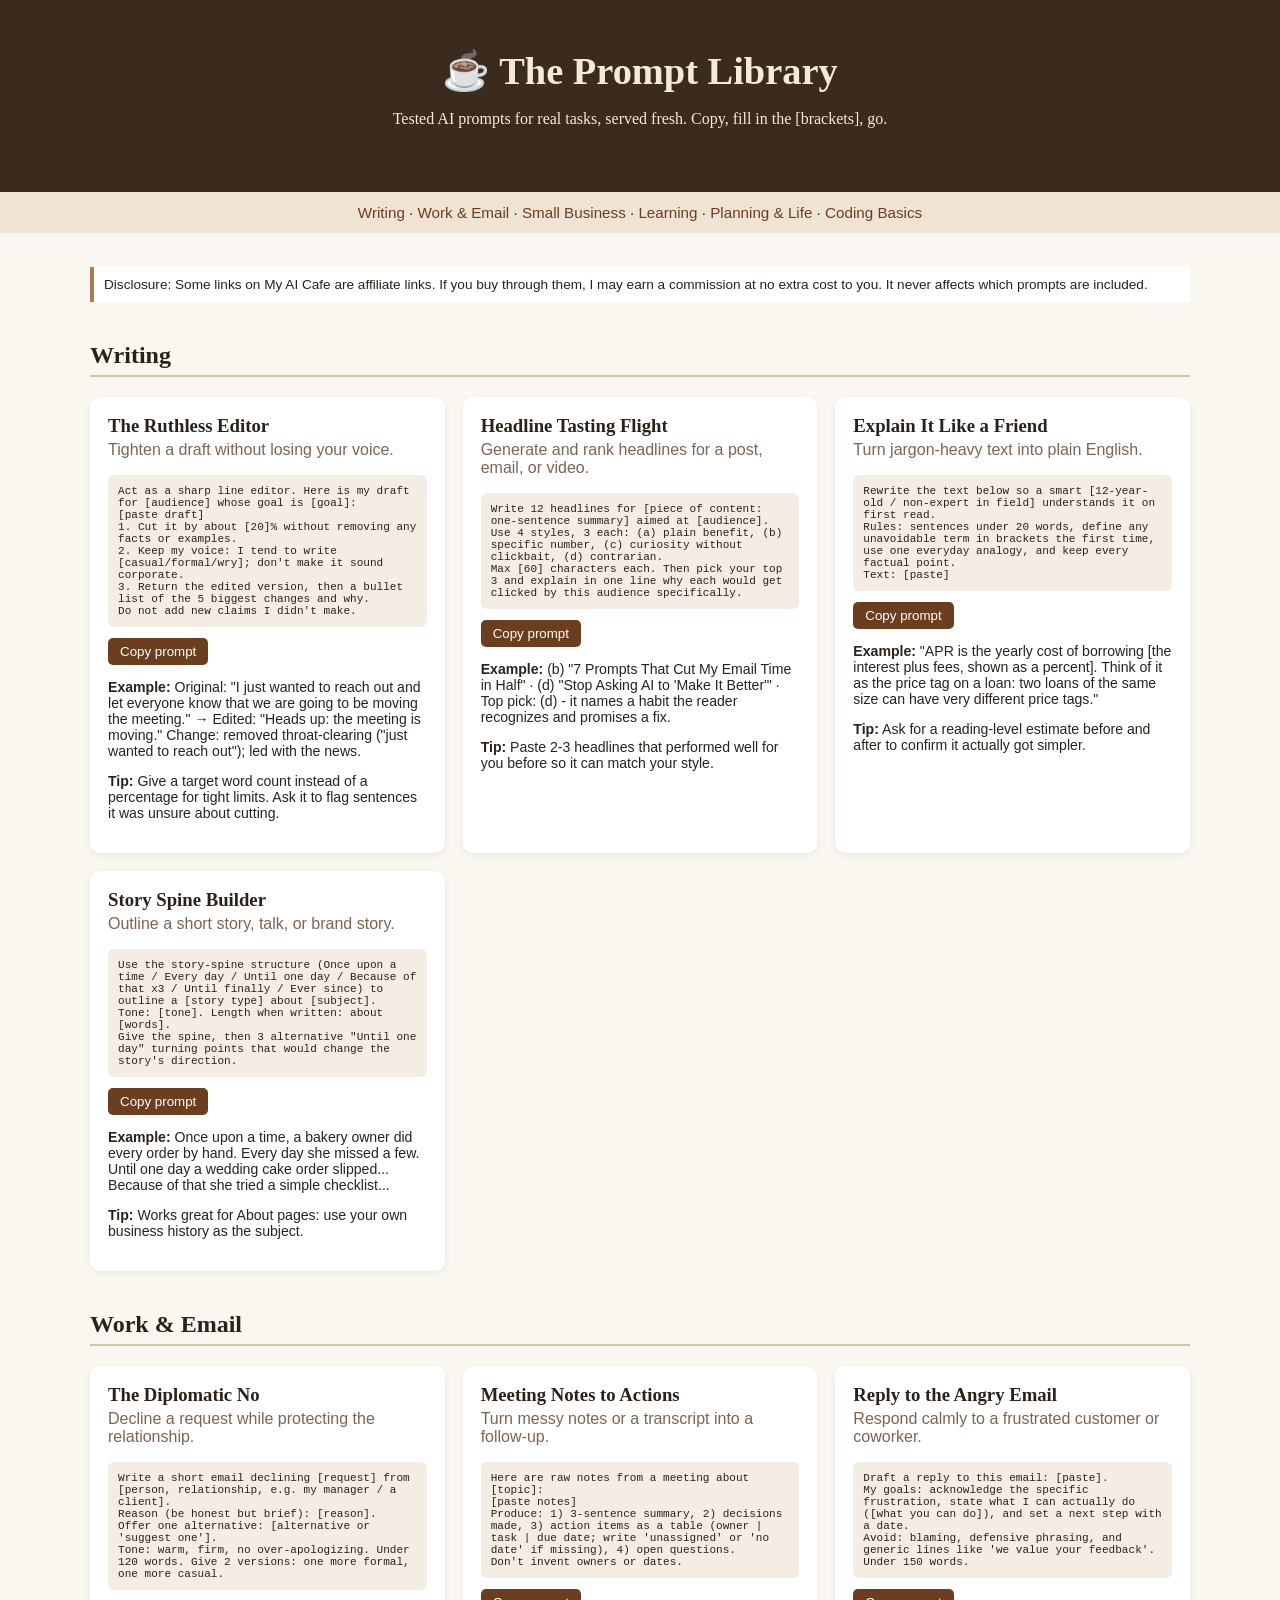
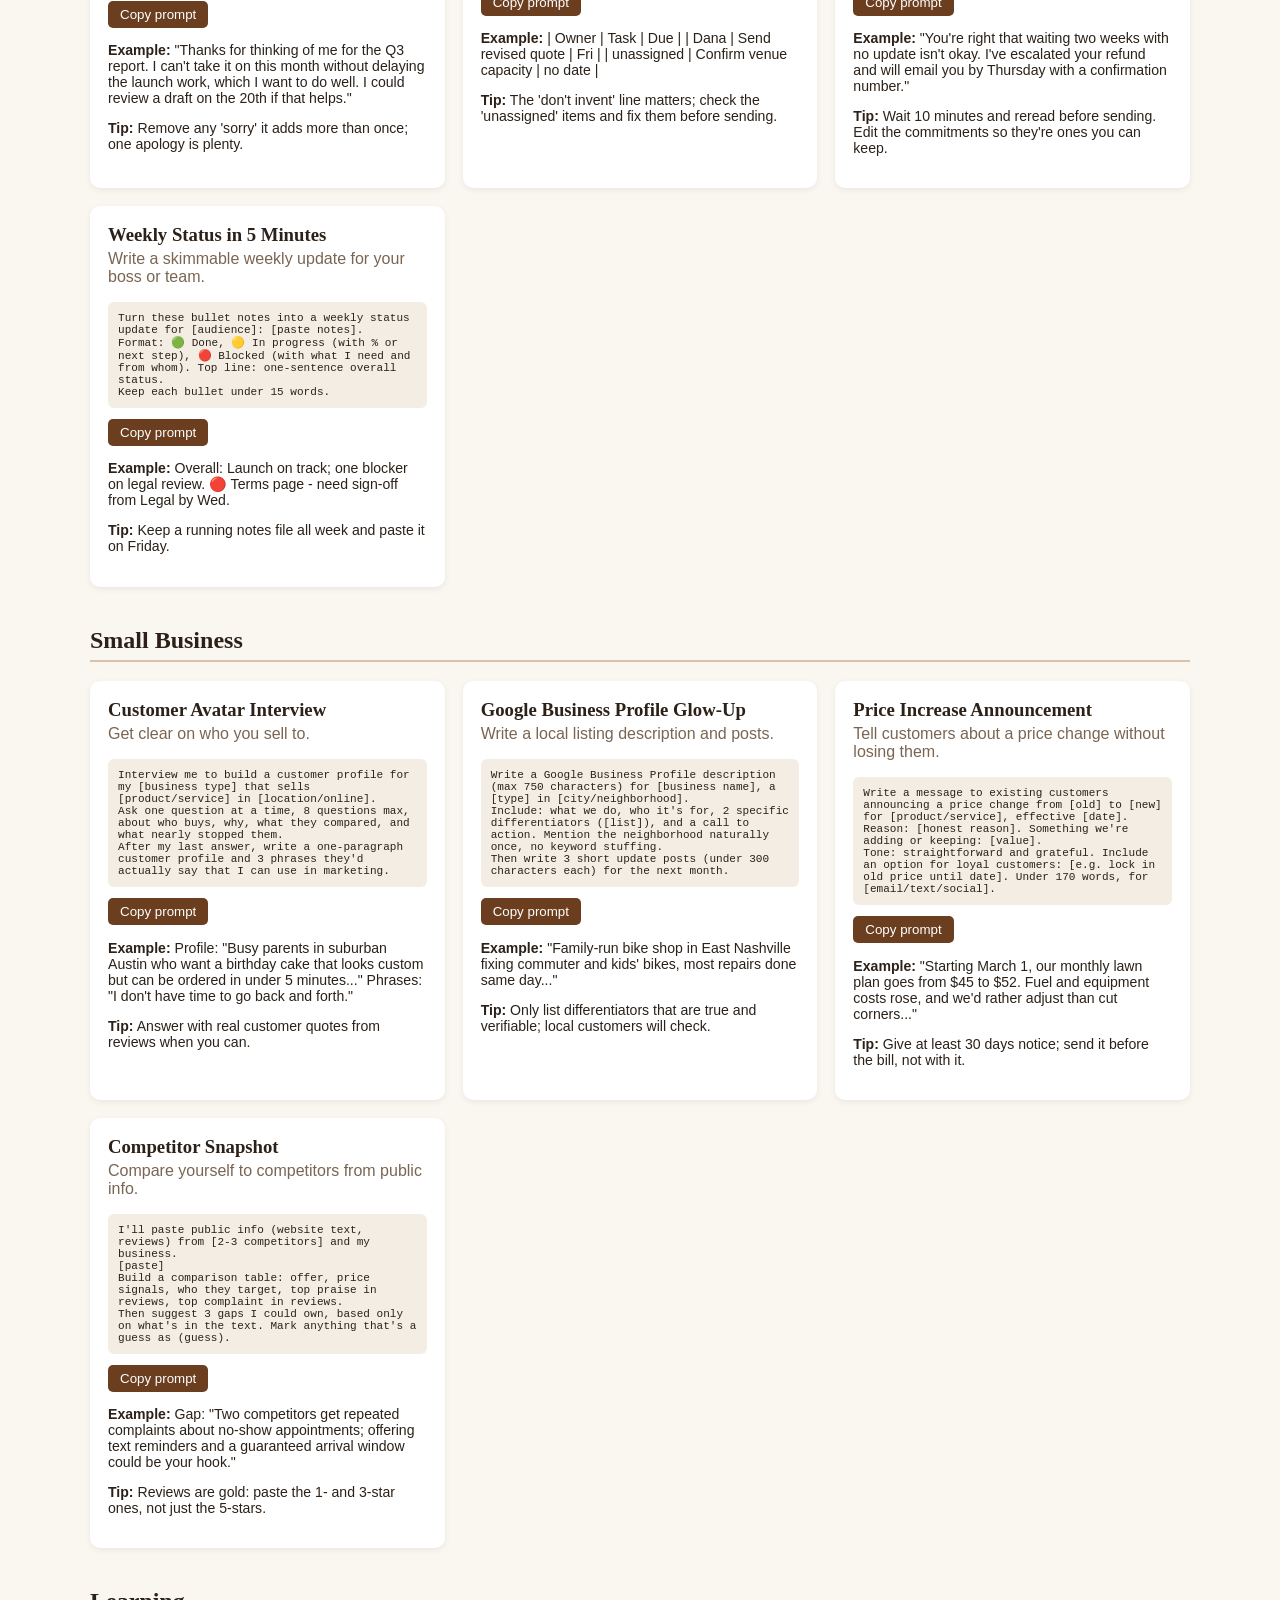
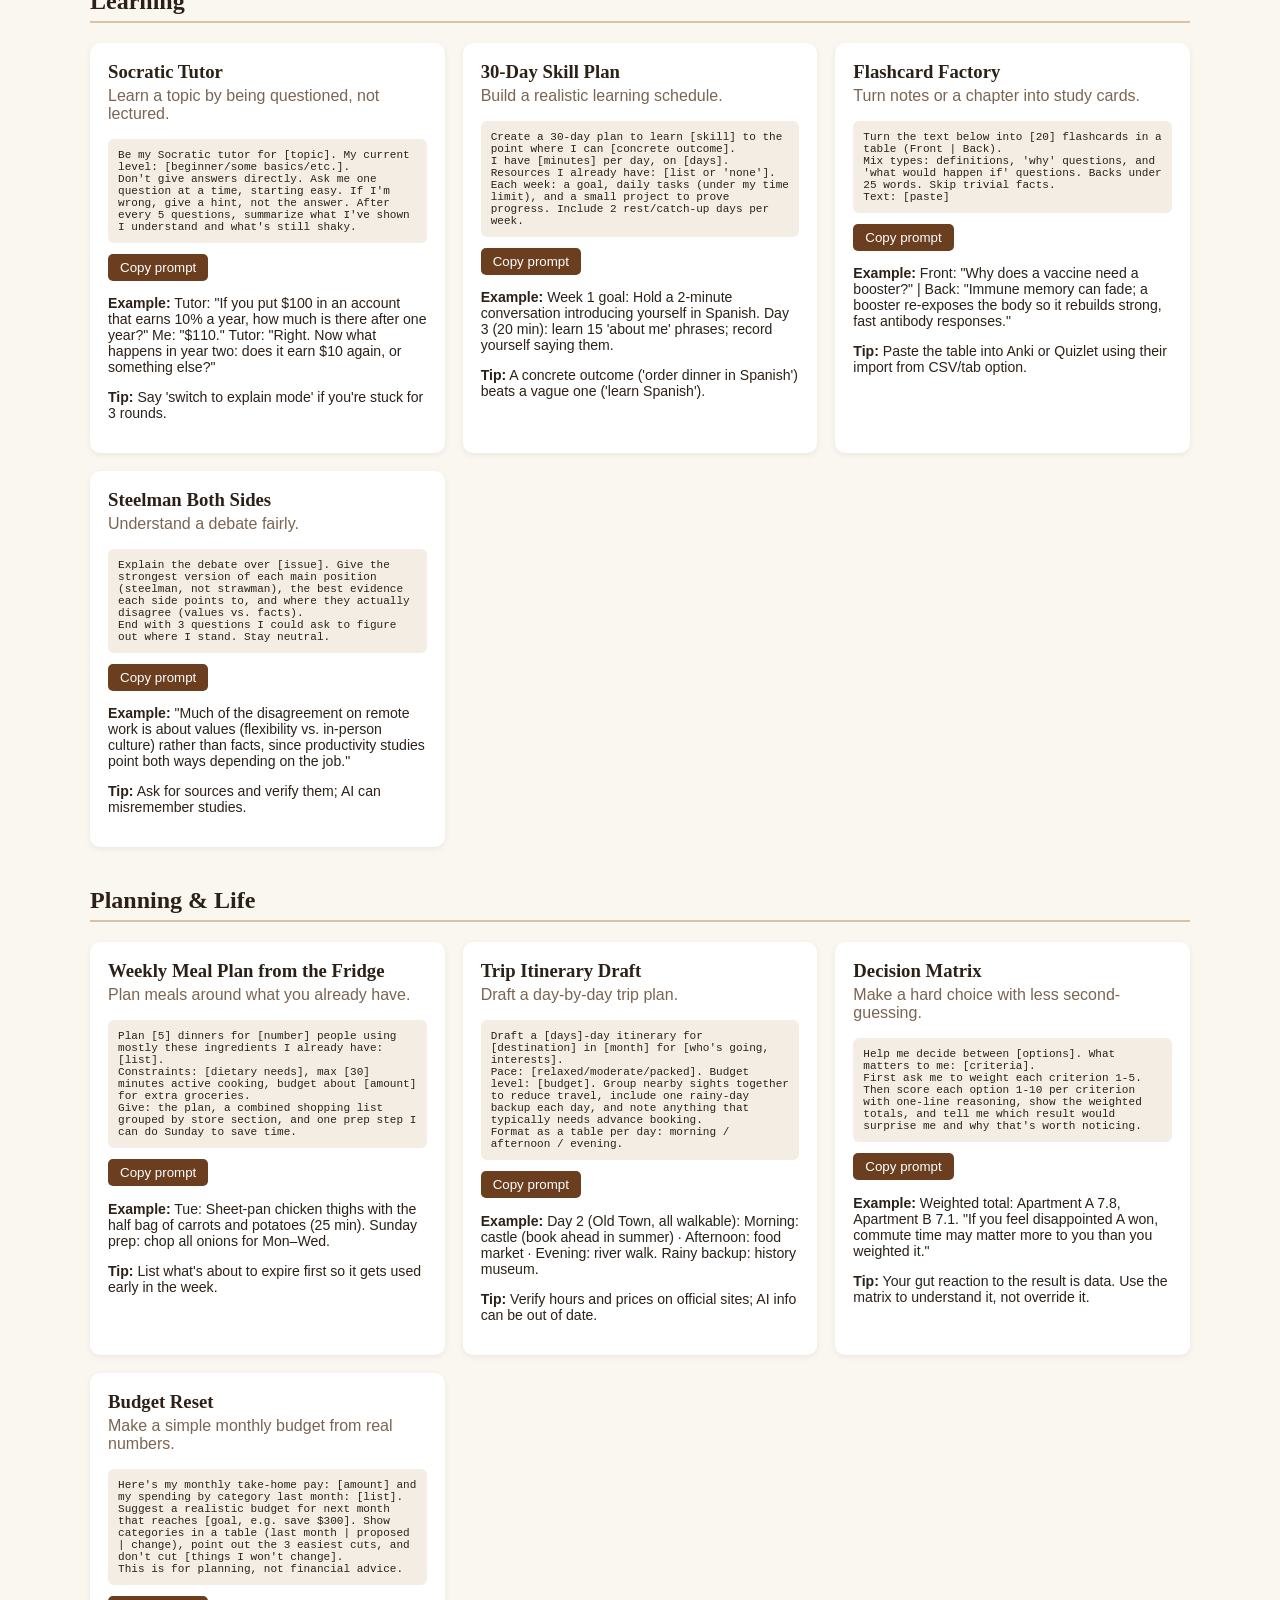
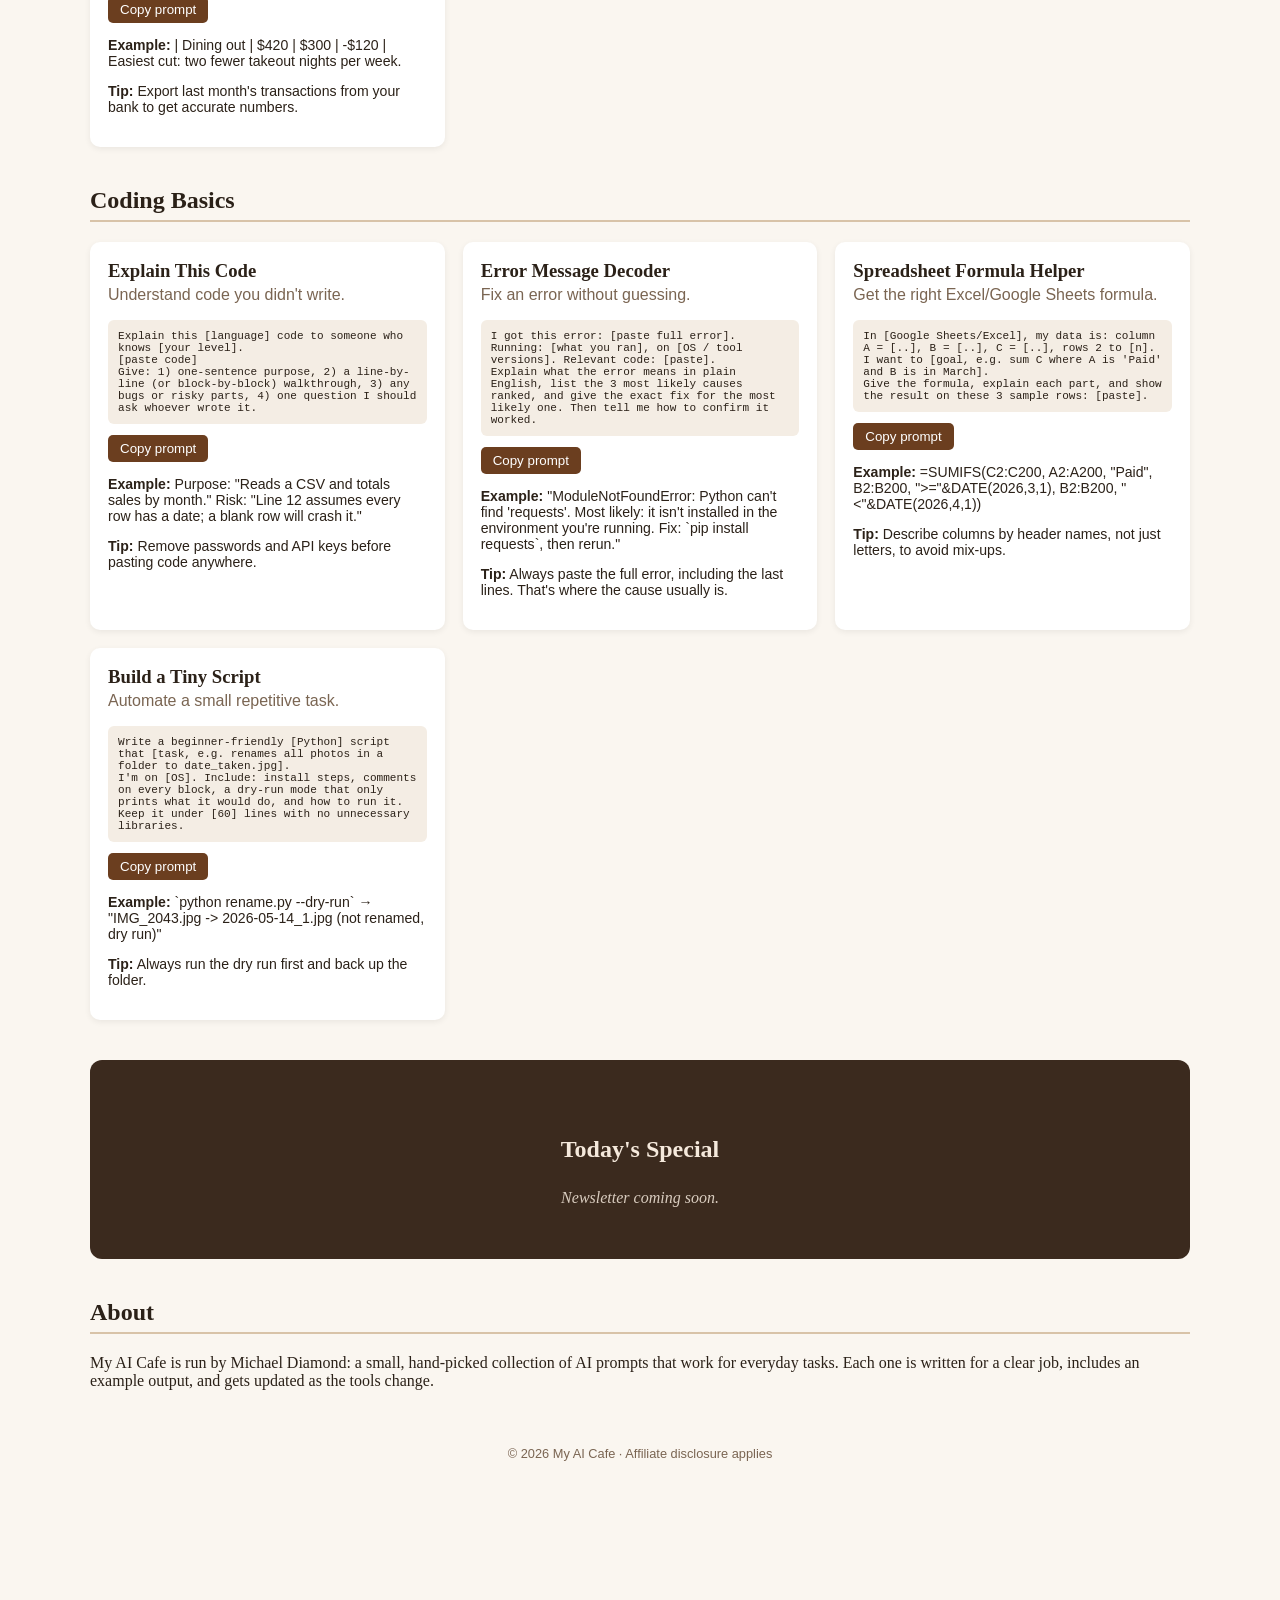
<file: index.html>
<!doctype html><html><head><meta charset="utf-8"><meta name="viewport" content="width=device-width,initial-scale=1">
<title>AI Prompt Library: 24 Ready-to-Use Prompts, My AI Cafe</title>
<meta name="description" content="24 original AI prompts organized by task, each with fill-in placeholders, an example output, and tips.">
<link rel="stylesheet" href="style.css"></head><body>
<header><h1>☕ The Prompt Library</h1><p>Tested AI prompts for real tasks, served fresh. Copy, fill in the [brackets], go.</p></header>
<nav><a href="#writing">Writing</a> · <a href="#work">Work & Email</a> · <a href="#business">Small Business</a> · <a href="#learning">Learning</a> · <a href="#planning">Planning & Life</a> · <a href="#coding">Coding Basics</a></nav><main><p class="disc">Disclosure: Some links on My AI Cafe are affiliate links. If you buy through them, I may earn a commission at no extra cost to you. It never affects which prompts are included.</p>
<section id="writing"><h2>Writing</h2><div class="grid"><article><h3>The Ruthless Editor</h3><p class="use">Tighten a draft without losing your voice.</p><pre>Act as a sharp line editor. Here is my draft for [audience] whose goal is [goal]:
[paste draft]
1. Cut it by about [20]% without removing any facts or examples.
2. Keep my voice: I tend to write [casual/formal/wry]; don&#x27;t make it sound corporate.
3. Return the edited version, then a bullet list of the 5 biggest changes and why.
Do not add new claims I didn&#x27;t make.</pre><button class="copy" type="button">Copy prompt</button><p class="ex"><b>Example:</b> Original: &quot;I just wanted to reach out and let everyone know that we are going to be moving the meeting.&quot; → Edited: &quot;Heads up: the meeting is moving.&quot; Change: removed throat-clearing (&quot;just wanted to reach out&quot;); led with the news.</p><p class="tip"><b>Tip:</b> Give a target word count instead of a percentage for tight limits. Ask it to flag sentences it was unsure about cutting.</p></article><article><h3>Headline Tasting Flight</h3><p class="use">Generate and rank headlines for a post, email, or video.</p><pre>Write 12 headlines for [piece of content: one-sentence summary] aimed at [audience].
Use 4 styles, 3 each: (a) plain benefit, (b) specific number, (c) curiosity without clickbait, (d) contrarian.
Max [60] characters each. Then pick your top 3 and explain in one line why each would get clicked by this audience specifically.</pre><button class="copy" type="button">Copy prompt</button><p class="ex"><b>Example:</b> (b) &quot;7 Prompts That Cut My Email Time in Half&quot; · (d) &quot;Stop Asking AI to &#x27;Make It Better&#x27;&quot; · Top pick: (d) - it names a habit the reader recognizes and promises a fix.</p><p class="tip"><b>Tip:</b> Paste 2-3 headlines that performed well for you before so it can match your style.</p></article><article><h3>Explain It Like a Friend</h3><p class="use">Turn jargon-heavy text into plain English.</p><pre>Rewrite the text below so a smart [12-year-old / non-expert in field] understands it on first read.
Rules: sentences under 20 words, define any unavoidable term in brackets the first time, use one everyday analogy, and keep every factual point.
Text: [paste]</pre><button class="copy" type="button">Copy prompt</button><p class="ex"><b>Example:</b> &quot;APR is the yearly cost of borrowing [the interest plus fees, shown as a percent]. Think of it as the price tag on a loan: two loans of the same size can have very different price tags.&quot;</p><p class="tip"><b>Tip:</b> Ask for a reading-level estimate before and after to confirm it actually got simpler.</p></article><article><h3>Story Spine Builder</h3><p class="use">Outline a short story, talk, or brand story.</p><pre>Use the story-spine structure (Once upon a time / Every day / Until one day / Because of that x3 / Until finally / Ever since) to outline a [story type] about [subject].
Tone: [tone]. Length when written: about [words].
Give the spine, then 3 alternative &quot;Until one day&quot; turning points that would change the story&#x27;s direction.</pre><button class="copy" type="button">Copy prompt</button><p class="ex"><b>Example:</b> Once upon a time, a bakery owner did every order by hand. Every day she missed a few. Until one day a wedding cake order slipped... Because of that she tried a simple checklist...</p><p class="tip"><b>Tip:</b> Works great for About pages: use your own business history as the subject.</p></article></div></section><section id="work"><h2>Work & Email</h2><div class="grid"><article><h3>The Diplomatic No</h3><p class="use">Decline a request while protecting the relationship.</p><pre>Write a short email declining [request] from [person, relationship, e.g. my manager / a client].
Reason (be honest but brief): [reason].
Offer one alternative: [alternative or &#x27;suggest one&#x27;].
Tone: warm, firm, no over-apologizing. Under 120 words. Give 2 versions: one more formal, one more casual.</pre><button class="copy" type="button">Copy prompt</button><p class="ex"><b>Example:</b> &quot;Thanks for thinking of me for the Q3 report. I can&#x27;t take it on this month without delaying the launch work, which I want to do well. I could review a draft on the 20th if that helps.&quot;</p><p class="tip"><b>Tip:</b> Remove any &#x27;sorry&#x27; it adds more than once; one apology is plenty.</p></article><article><h3>Meeting Notes to Actions</h3><p class="use">Turn messy notes or a transcript into a follow-up.</p><pre>Here are raw notes from a meeting about [topic]:
[paste notes]
Produce: 1) 3-sentence summary, 2) decisions made, 3) action items as a table (owner | task | due date; write &#x27;unassigned&#x27; or &#x27;no date&#x27; if missing), 4) open questions.
Don&#x27;t invent owners or dates.</pre><button class="copy" type="button">Copy prompt</button><p class="ex"><b>Example:</b> | Owner | Task | Due | 
| Dana | Send revised quote | Fri | 
| unassigned | Confirm venue capacity | no date |</p><p class="tip"><b>Tip:</b> The &#x27;don&#x27;t invent&#x27; line matters; check the &#x27;unassigned&#x27; items and fix them before sending.</p></article><article><h3>Reply to the Angry Email</h3><p class="use">Respond calmly to a frustrated customer or coworker.</p><pre>Draft a reply to this email: [paste].
My goals: acknowledge the specific frustration, state what I can actually do ([what you can do]), and set a next step with a date.
Avoid: blaming, defensive phrasing, and generic lines like &#x27;we value your feedback&#x27;. Under 150 words.</pre><button class="copy" type="button">Copy prompt</button><p class="ex"><b>Example:</b> &quot;You&#x27;re right that waiting two weeks with no update isn&#x27;t okay. I&#x27;ve escalated your refund and will email you by Thursday with a confirmation number.&quot;</p><p class="tip"><b>Tip:</b> Wait 10 minutes and reread before sending. Edit the commitments so they&#x27;re ones you can keep.</p></article><article><h3>Weekly Status in 5 Minutes</h3><p class="use">Write a skimmable weekly update for your boss or team.</p><pre>Turn these bullet notes into a weekly status update for [audience]: [paste notes].
Format: 🟢 Done, 🟡 In progress (with % or next step), 🔴 Blocked (with what I need and from whom). Top line: one-sentence overall status.
Keep each bullet under 15 words.</pre><button class="copy" type="button">Copy prompt</button><p class="ex"><b>Example:</b> Overall: Launch on track; one blocker on legal review. 🔴 Terms page - need sign-off from Legal by Wed.</p><p class="tip"><b>Tip:</b> Keep a running notes file all week and paste it on Friday.</p></article></div></section><section id="business"><h2>Small Business</h2><div class="grid"><article><h3>Customer Avatar Interview</h3><p class="use">Get clear on who you sell to.</p><pre>Interview me to build a customer profile for my [business type] that sells [product/service] in [location/online].
Ask one question at a time, 8 questions max, about who buys, why, what they compared, and what nearly stopped them.
After my last answer, write a one-paragraph customer profile and 3 phrases they&#x27;d actually say that I can use in marketing.</pre><button class="copy" type="button">Copy prompt</button><p class="ex"><b>Example:</b> Profile: &quot;Busy parents in suburban Austin who want a birthday cake that looks custom but can be ordered in under 5 minutes...&quot; Phrases: &quot;I don&#x27;t have time to go back and forth.&quot;</p><p class="tip"><b>Tip:</b> Answer with real customer quotes from reviews when you can.</p></article><article><h3>Google Business Profile Glow-Up</h3><p class="use">Write a local listing description and posts.</p><pre>Write a Google Business Profile description (max 750 characters) for [business name], a [type] in [city/neighborhood].
Include: what we do, who it&#x27;s for, 2 specific differentiators ([list]), and a call to action. Mention the neighborhood naturally once, no keyword stuffing.
Then write 3 short update posts (under 300 characters each) for the next month.</pre><button class="copy" type="button">Copy prompt</button><p class="ex"><b>Example:</b> &quot;Family-run bike shop in East Nashville fixing commuter and kids&#x27; bikes, most repairs done same day...&quot;</p><p class="tip"><b>Tip:</b> Only list differentiators that are true and verifiable; local customers will check.</p></article><article><h3>Price Increase Announcement</h3><p class="use">Tell customers about a price change without losing them.</p><pre>Write a message to existing customers announcing a price change from [old] to [new] for [product/service], effective [date].
Reason: [honest reason]. Something we&#x27;re adding or keeping: [value].
Tone: straightforward and grateful. Include an option for loyal customers: [e.g. lock in old price until date]. Under 170 words, for [email/text/social].</pre><button class="copy" type="button">Copy prompt</button><p class="ex"><b>Example:</b> &quot;Starting March 1, our monthly lawn plan goes from $45 to $52. Fuel and equipment costs rose, and we&#x27;d rather adjust than cut corners...&quot;</p><p class="tip"><b>Tip:</b> Give at least 30 days notice; send it before the bill, not with it.</p></article><article><h3>Competitor Snapshot</h3><p class="use">Compare yourself to competitors from public info.</p><pre>I&#x27;ll paste public info (website text, reviews) from [2-3 competitors] and my business.
[paste]
Build a comparison table: offer, price signals, who they target, top praise in reviews, top complaint in reviews.
Then suggest 3 gaps I could own, based only on what&#x27;s in the text. Mark anything that&#x27;s a guess as (guess).</pre><button class="copy" type="button">Copy prompt</button><p class="ex"><b>Example:</b> Gap: &quot;Two competitors get repeated complaints about no-show appointments; offering text reminders and a guaranteed arrival window could be your hook.&quot;</p><p class="tip"><b>Tip:</b> Reviews are gold: paste the 1- and 3-star ones, not just the 5-stars.</p></article></div></section><section id="learning"><h2>Learning</h2><div class="grid"><article><h3>Socratic Tutor</h3><p class="use">Learn a topic by being questioned, not lectured.</p><pre>Be my Socratic tutor for [topic]. My current level: [beginner/some basics/etc.].
Don&#x27;t give answers directly. Ask me one question at a time, starting easy. If I&#x27;m wrong, give a hint, not the answer. After every 5 questions, summarize what I&#x27;ve shown I understand and what&#x27;s still shaky.</pre><button class="copy" type="button">Copy prompt</button><p class="ex"><b>Example:</b> Tutor: &quot;If you put $100 in an account that earns 10% a year, how much is there after one year?&quot; Me: &quot;$110.&quot; Tutor: &quot;Right. Now what happens in year two: does it earn $10 again, or something else?&quot;</p><p class="tip"><b>Tip:</b> Say &#x27;switch to explain mode&#x27; if you&#x27;re stuck for 3 rounds.</p></article><article><h3>30-Day Skill Plan</h3><p class="use">Build a realistic learning schedule.</p><pre>Create a 30-day plan to learn [skill] to the point where I can [concrete outcome].
I have [minutes] per day, on [days]. Resources I already have: [list or &#x27;none&#x27;].
Each week: a goal, daily tasks (under my time limit), and a small project to prove progress. Include 2 rest/catch-up days per week.</pre><button class="copy" type="button">Copy prompt</button><p class="ex"><b>Example:</b> Week 1 goal: Hold a 2-minute conversation introducing yourself in Spanish. Day 3 (20 min): learn 15 &#x27;about me&#x27; phrases; record yourself saying them.</p><p class="tip"><b>Tip:</b> A concrete outcome (&#x27;order dinner in Spanish&#x27;) beats a vague one (&#x27;learn Spanish&#x27;).</p></article><article><h3>Flashcard Factory</h3><p class="use">Turn notes or a chapter into study cards.</p><pre>Turn the text below into [20] flashcards in a table (Front | Back).
Mix types: definitions, &#x27;why&#x27; questions, and &#x27;what would happen if&#x27; questions. Backs under 25 words. Skip trivial facts.
Text: [paste]</pre><button class="copy" type="button">Copy prompt</button><p class="ex"><b>Example:</b> Front: &quot;Why does a vaccine need a booster?&quot; | Back: &quot;Immune memory can fade; a booster re-exposes the body so it rebuilds strong, fast antibody responses.&quot;</p><p class="tip"><b>Tip:</b> Paste the table into Anki or Quizlet using their import from CSV/tab option.</p></article><article><h3>Steelman Both Sides</h3><p class="use">Understand a debate fairly.</p><pre>Explain the debate over [issue]. Give the strongest version of each main position (steelman, not strawman), the best evidence each side points to, and where they actually disagree (values vs. facts).
End with 3 questions I could ask to figure out where I stand. Stay neutral.</pre><button class="copy" type="button">Copy prompt</button><p class="ex"><b>Example:</b> &quot;Much of the disagreement on remote work is about values (flexibility vs. in-person culture) rather than facts, since productivity studies point both ways depending on the job.&quot;</p><p class="tip"><b>Tip:</b> Ask for sources and verify them; AI can misremember studies.</p></article></div></section><section id="planning"><h2>Planning & Life</h2><div class="grid"><article><h3>Weekly Meal Plan from the Fridge</h3><p class="use">Plan meals around what you already have.</p><pre>Plan [5] dinners for [number] people using mostly these ingredients I already have: [list].
Constraints: [dietary needs], max [30] minutes active cooking, budget about [amount] for extra groceries.
Give: the plan, a combined shopping list grouped by store section, and one prep step I can do Sunday to save time.</pre><button class="copy" type="button">Copy prompt</button><p class="ex"><b>Example:</b> Tue: Sheet-pan chicken thighs with the half bag of carrots and potatoes (25 min). Sunday prep: chop all onions for Mon–Wed.</p><p class="tip"><b>Tip:</b> List what&#x27;s about to expire first so it gets used early in the week.</p></article><article><h3>Trip Itinerary Draft</h3><p class="use">Draft a day-by-day trip plan.</p><pre>Draft a [days]-day itinerary for [destination] in [month] for [who&#x27;s going, interests].
Pace: [relaxed/moderate/packed]. Budget level: [budget]. Group nearby sights together to reduce travel, include one rainy-day backup each day, and note anything that typically needs advance booking.
Format as a table per day: morning / afternoon / evening.</pre><button class="copy" type="button">Copy prompt</button><p class="ex"><b>Example:</b> Day 2 (Old Town, all walkable): Morning: castle (book ahead in summer) · Afternoon: food market · Evening: river walk. Rainy backup: history museum.</p><p class="tip"><b>Tip:</b> Verify hours and prices on official sites; AI info can be out of date.</p></article><article><h3>Decision Matrix</h3><p class="use">Make a hard choice with less second-guessing.</p><pre>Help me decide between [options]. What matters to me: [criteria].
First ask me to weight each criterion 1-5. Then score each option 1-10 per criterion with one-line reasoning, show the weighted totals, and tell me which result would surprise me and why that&#x27;s worth noticing.</pre><button class="copy" type="button">Copy prompt</button><p class="ex"><b>Example:</b> Weighted total: Apartment A 7.8, Apartment B 7.1. &quot;If you feel disappointed A won, commute time may matter more to you than you weighted it.&quot;</p><p class="tip"><b>Tip:</b> Your gut reaction to the result is data. Use the matrix to understand it, not override it.</p></article><article><h3>Budget Reset</h3><p class="use">Make a simple monthly budget from real numbers.</p><pre>Here&#x27;s my monthly take-home pay: [amount] and my spending by category last month: [list].
Suggest a realistic budget for next month that reaches [goal, e.g. save $300]. Show categories in a table (last month | proposed | change), point out the 3 easiest cuts, and don&#x27;t cut [things I won&#x27;t change].
This is for planning, not financial advice.</pre><button class="copy" type="button">Copy prompt</button><p class="ex"><b>Example:</b> | Dining out | $420 | $300 | -$120 | Easiest cut: two fewer takeout nights per week.</p><p class="tip"><b>Tip:</b> Export last month&#x27;s transactions from your bank to get accurate numbers.</p></article></div></section><section id="coding"><h2>Coding Basics</h2><div class="grid"><article><h3>Explain This Code</h3><p class="use">Understand code you didn&#x27;t write.</p><pre>Explain this [language] code to someone who knows [your level].
[paste code]
Give: 1) one-sentence purpose, 2) a line-by-line (or block-by-block) walkthrough, 3) any bugs or risky parts, 4) one question I should ask whoever wrote it.</pre><button class="copy" type="button">Copy prompt</button><p class="ex"><b>Example:</b> Purpose: &quot;Reads a CSV and totals sales by month.&quot; Risk: &quot;Line 12 assumes every row has a date; a blank row will crash it.&quot;</p><p class="tip"><b>Tip:</b> Remove passwords and API keys before pasting code anywhere.</p></article><article><h3>Error Message Decoder</h3><p class="use">Fix an error without guessing.</p><pre>I got this error: [paste full error].
Running: [what you ran], on [OS / tool versions]. Relevant code: [paste].
Explain what the error means in plain English, list the 3 most likely causes ranked, and give the exact fix for the most likely one. Then tell me how to confirm it worked.</pre><button class="copy" type="button">Copy prompt</button><p class="ex"><b>Example:</b> &quot;ModuleNotFoundError: Python can&#x27;t find &#x27;requests&#x27;. Most likely: it isn&#x27;t installed in the environment you&#x27;re running. Fix: `pip install requests`, then rerun.&quot;</p><p class="tip"><b>Tip:</b> Always paste the full error, including the last lines. That&#x27;s where the cause usually is.</p></article><article><h3>Spreadsheet Formula Helper</h3><p class="use">Get the right Excel/Google Sheets formula.</p><pre>In [Google Sheets/Excel], my data is: column A = [..], B = [..], C = [..], rows 2 to [n].
I want to [goal, e.g. sum C where A is &#x27;Paid&#x27; and B is in March].
Give the formula, explain each part, and show the result on these 3 sample rows: [paste].</pre><button class="copy" type="button">Copy prompt</button><p class="ex"><b>Example:</b> =SUMIFS(C2:C200, A2:A200, &quot;Paid&quot;, B2:B200, &quot;&gt;=&quot;&amp;DATE(2026,3,1), B2:B200, &quot;&lt;&quot;&amp;DATE(2026,4,1))</p><p class="tip"><b>Tip:</b> Describe columns by header names, not just letters, to avoid mix-ups.</p></article><article><h3>Build a Tiny Script</h3><p class="use">Automate a small repetitive task.</p><pre>Write a beginner-friendly [Python] script that [task, e.g. renames all photos in a folder to date_taken.jpg].
I&#x27;m on [OS]. Include: install steps, comments on every block, a dry-run mode that only prints what it would do, and how to run it.
Keep it under [60] lines with no unnecessary libraries.</pre><button class="copy" type="button">Copy prompt</button><p class="ex"><b>Example:</b> `python rename.py --dry-run` → &quot;IMG_2043.jpg -&gt; 2026-05-14_1.jpg (not renamed, dry run)&quot;</p><p class="tip"><b>Tip:</b> Always run the dry run first and back up the folder.</p></article></div></section>
<div id="newsletter"><h2 style="border:0">Today's Special</h2><p class="soon">Newsletter coming soon.</p></div>
<section><h2>About</h2><p>My AI Cafe is run by Michael Diamond: a small, hand-picked collection of AI prompts that work for everyday tasks. Each one is written for a clear job, includes an example output, and gets updated as the tools change.</p></section></main>
<footer>© 2026 My AI Cafe · Affiliate disclosure applies</footer><script src="script.js"></script></body></html>
</file>
<file: style.css>
body{margin:0;font-family:Georgia,serif;background:#faf6f0;color:#2b2118}
header{background:#3b2a1e;color:#f5e9dc;padding:48px 20px;text-align:center}
header h1{margin:0;font-size:2.4em}
nav{position:sticky;top:0;background:#efe3d3;padding:12px;text-align:center;font-family:sans-serif;font-size:.95em}
nav a{color:#6b3e1f;text-decoration:none}
main{max-width:1100px;margin:auto;padding:20px}
.disc{font-family:sans-serif;font-size:.85em;background:#fff;border-left:4px solid #b07a4f;padding:10px}
h2{border-bottom:2px solid #d8c3a8;padding-bottom:6px;margin-top:40px}
.grid{display:grid;grid-template-columns:repeat(auto-fill,minmax(320px,1fr));gap:18px}
article{background:#fff;border-radius:10px;padding:18px;box-shadow:0 2px 6px #0001;font-family:sans-serif}
article h3{margin:0 0 4px;font-family:Georgia,serif}
.use{color:#7a6552;margin-top:0}
pre{white-space:pre-wrap;background:#f4ede4;padding:10px;border-radius:6px;font-size:.85em}
button{background:#6b3e1f;color:#fff;border:0;padding:6px 12px;border-radius:5px;cursor:pointer}
.ex,.tip{font-size:.88em}
#newsletter{background:#3b2a1e;color:#f5e9dc;text-align:center;padding:36px;border-radius:12px;margin:40px 0}
#newsletter input{padding:8px;width:240px}
footer{text-align:center;font-family:sans-serif;font-size:.8em;padding:20px;color:#7a6552}
.soon{opacity:.85;font-style:italic}
</file>
